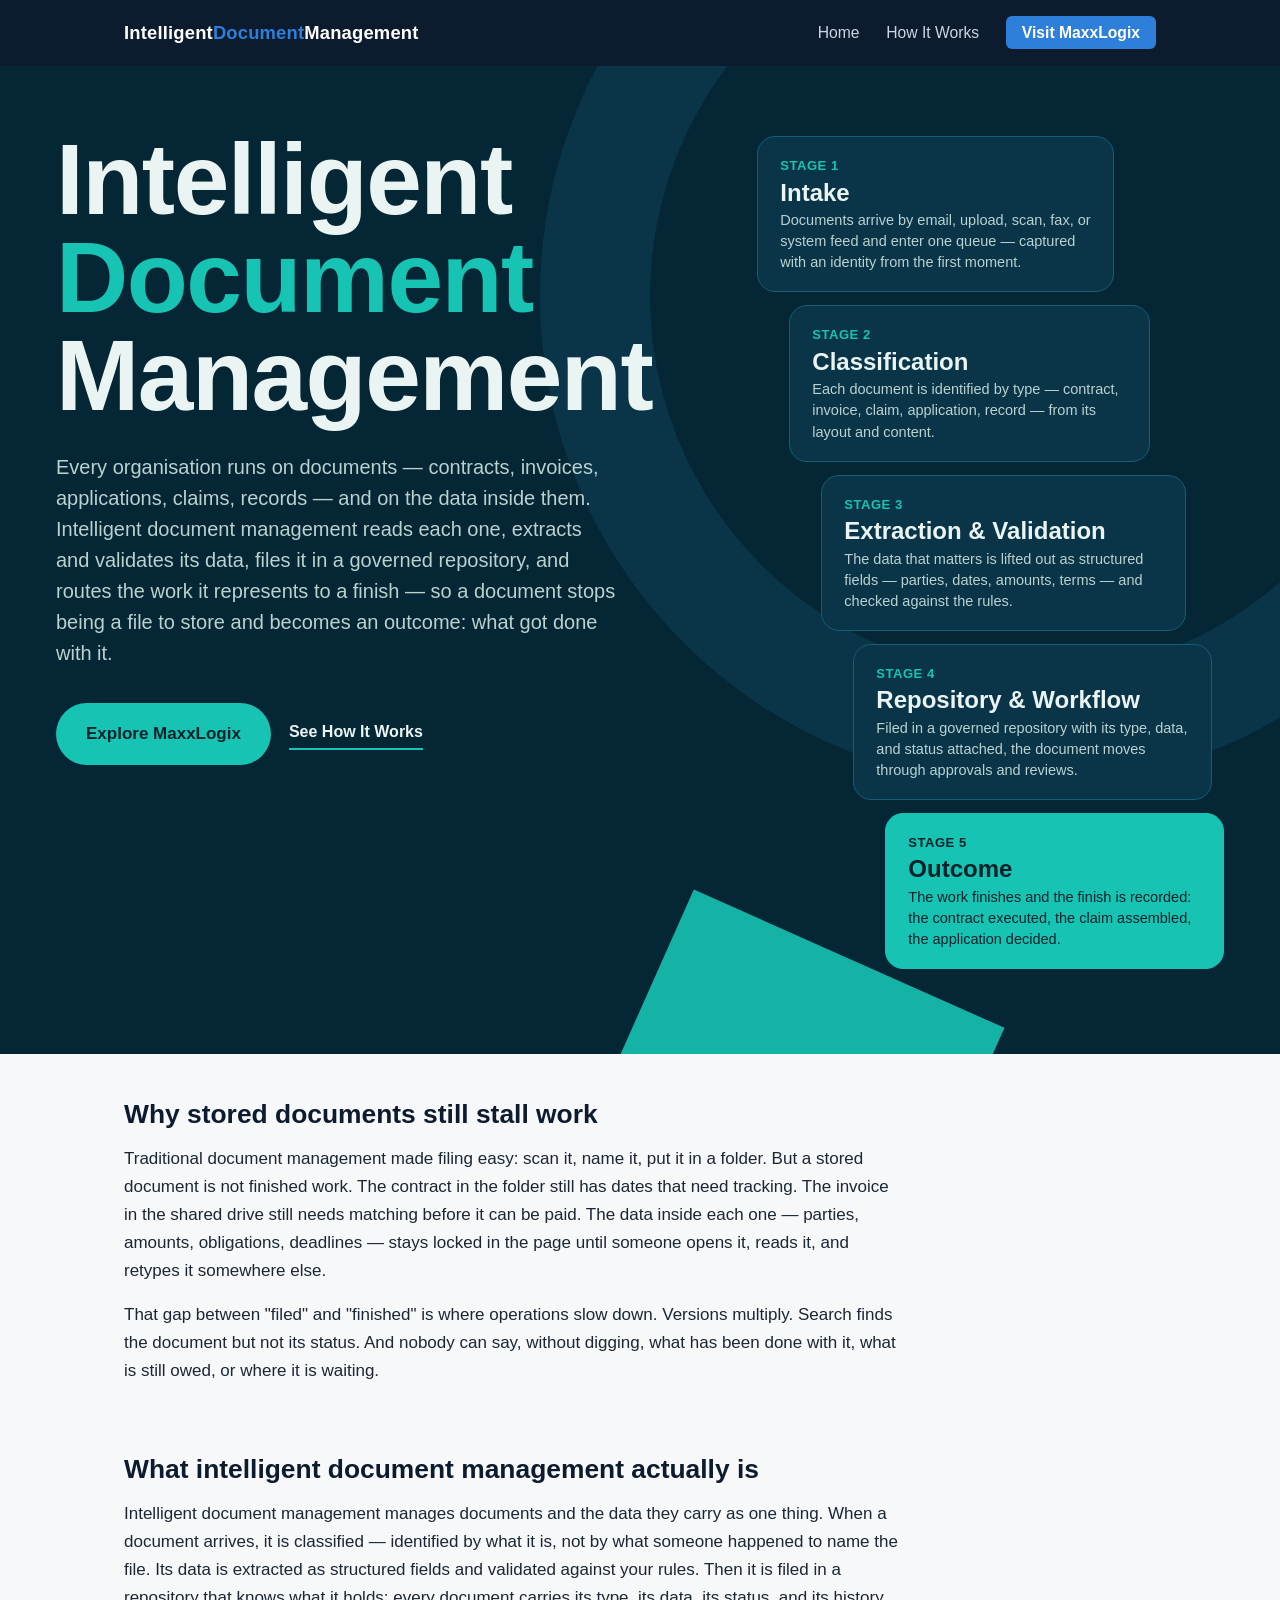
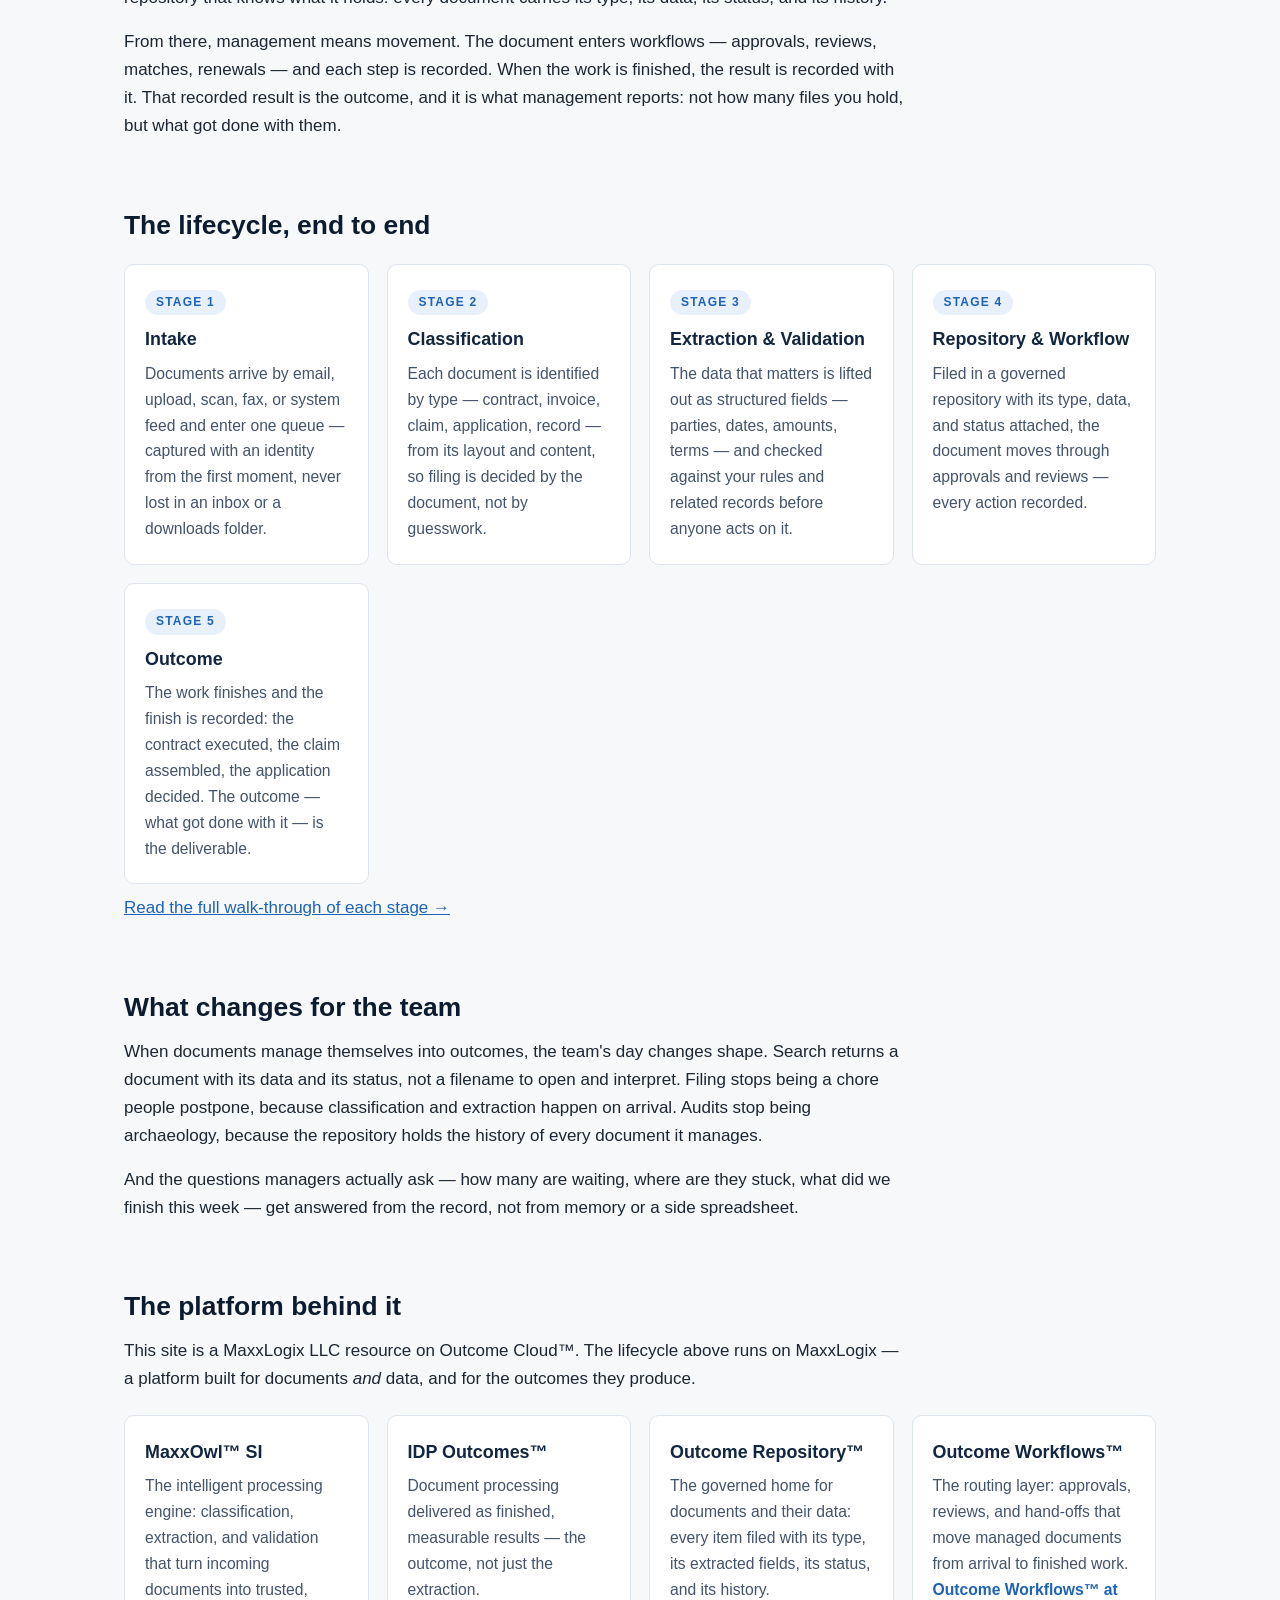
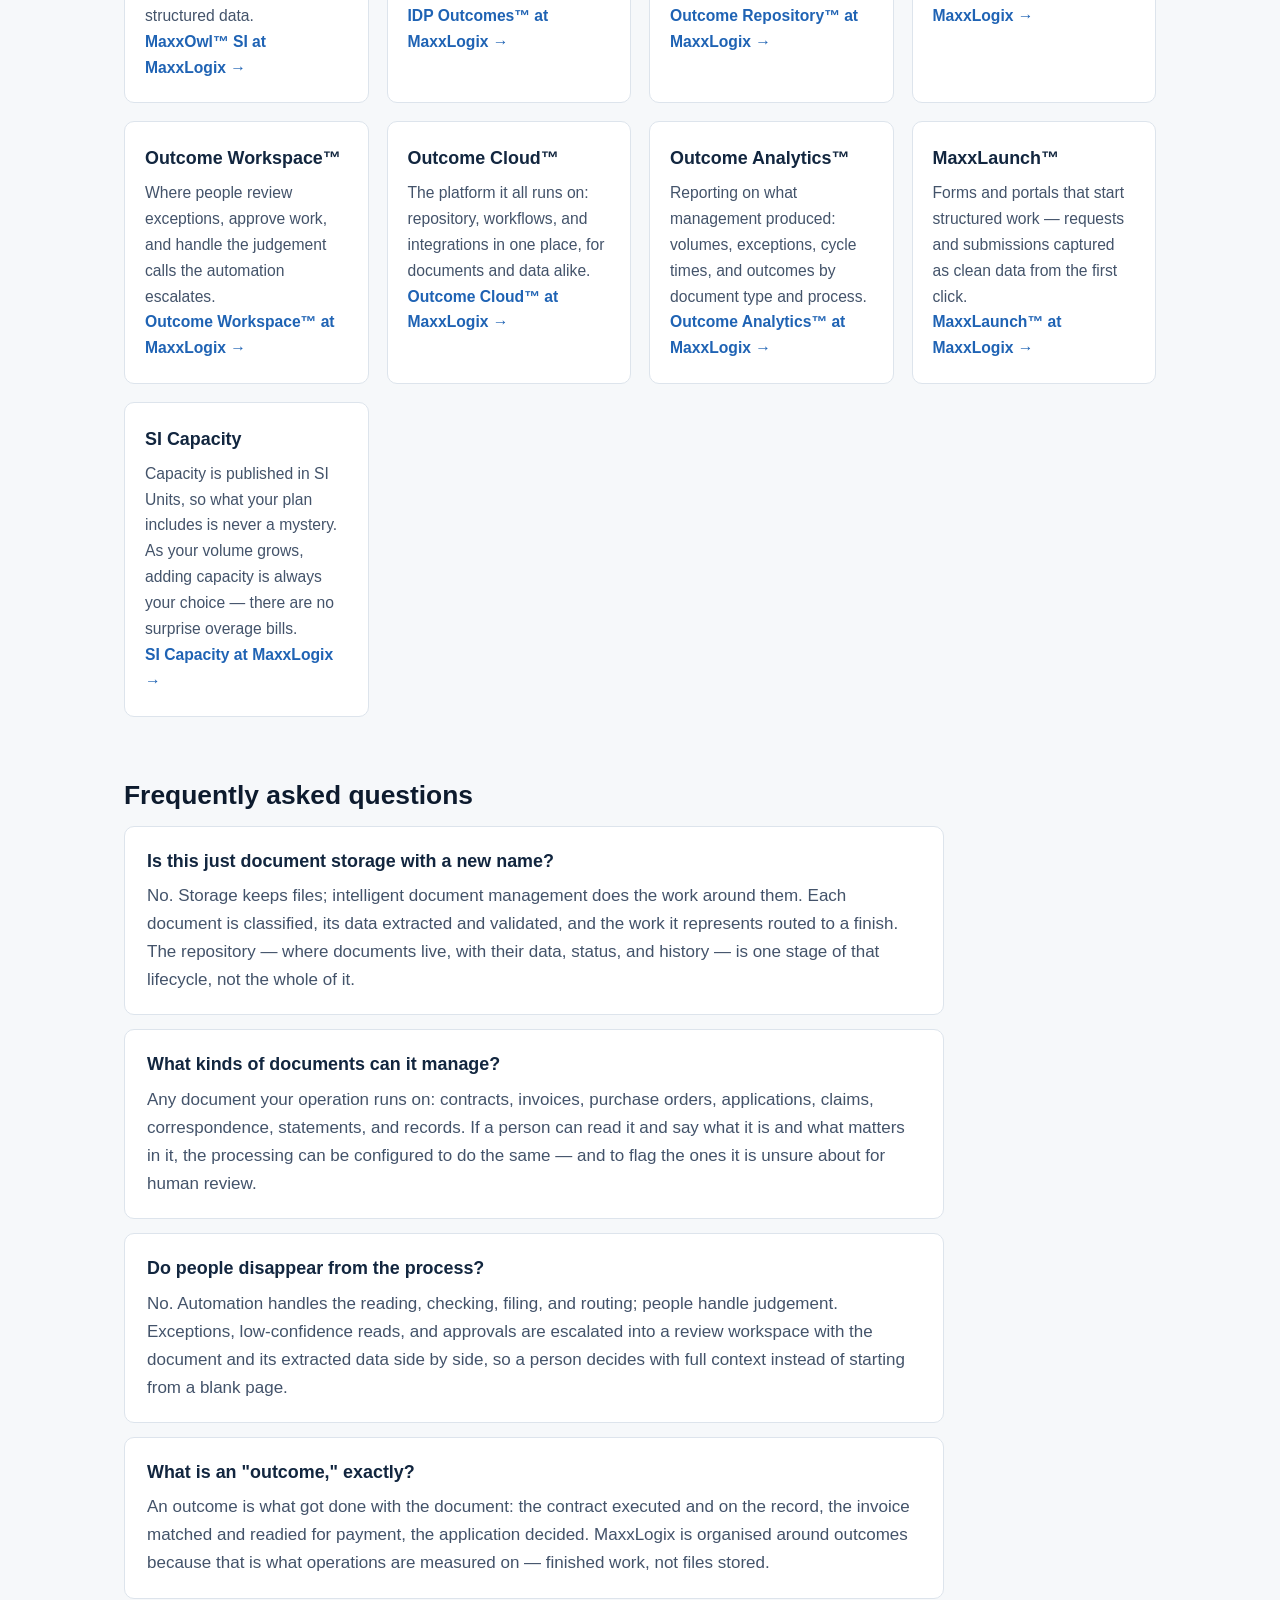
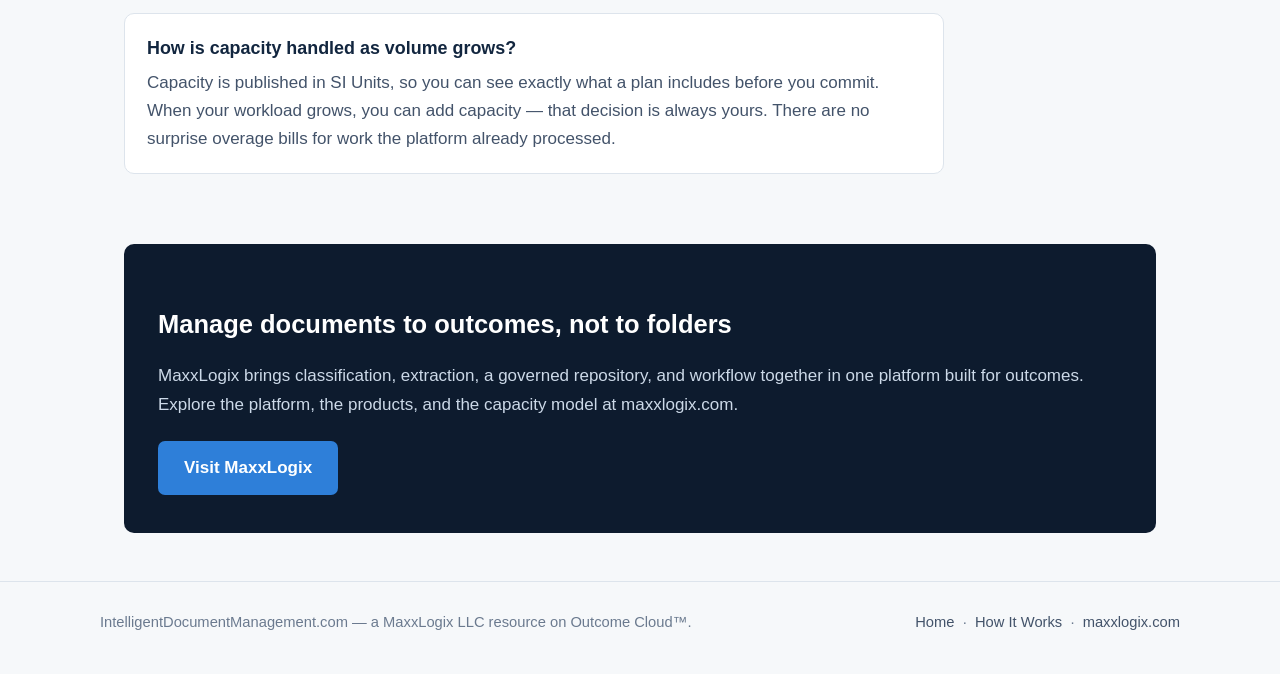
<file: index.html>
<!DOCTYPE html>
<html lang="en">
<head>
<meta charset="UTF-8">
<meta name="viewport" content="width=device-width, initial-scale=1.0">
<title>Intelligent Document Management: Documents and Data, Managed as Outcomes | Intelligent Document Management</title>
<meta name="description" content="Intelligent document management classifies, extracts, and validates every document, files it in a governed repository, and routes the work to a finished outcome. See how it runs on MaxxLogix.">
<link rel="canonical" href="https://intelligentdocumentmanagement.com/">
<meta property="og:type" content="website">
<meta property="og:site_name" content="Intelligent Document Management">
<meta property="og:title" content="Intelligent Document Management: Documents and Data, Managed as Outcomes">
<meta property="og:description" content="Documents arrive. Outcomes get delivered. How intelligent document management closes the gap between filing a document and finishing the work it represents.">
<meta property="og:url" content="https://intelligentdocumentmanagement.com/">
<meta name="twitter:card" content="summary">
<link rel="stylesheet" href="style.css">
</head>
<body>

<header class="site-header">
  <div class="header-inner">
    <a class="wordmark" href="index.html">Intelligent<span>Document</span>Management</a>
    <nav class="main-nav">
      <a href="index.html">Home</a>
      <a href="how-it-works.html">How It Works</a>
      <a class="nav-cta" href="https://maxxlogix.com">Visit MaxxLogix</a>
    </nav>
  </div>
</header>

<section class="bh">
  <div class="bh-wrap">
    <div class="bh-grid">
      <div>
        <h1 class="bh-h1" style="font-size:100px">Intelligent <span class="bh-a">Document</span> Management</h1>
        <p class="bh-lede">Every organisation runs on documents — contracts, invoices, applications, claims, records — and on the data inside them. Intelligent document management reads each one, extracts and validates its data, files it in a governed repository, and routes the work it represents to a finish — so a document stops being a file to store and becomes an outcome: what got done with it.</p>
        <div class="bh-actions">
          <a class="bh-btn" href="https://maxxlogix.com">Explore MaxxLogix</a>
          <a class="bh-link2" href="how-it-works.html">See How It Works</a>
        </div>
      </div>
      <div class="bh-path" aria-label="The path, end to end">
        <div class="bh-stage bh-s1"><div class="bh-n">Stage 1</div><div class="bh-t">Intake</div><div class="bh-d">Documents arrive by email, upload, scan, fax, or system feed and enter one queue — captured with an identity from the first moment.</div></div>
        <div class="bh-stage bh-s2"><div class="bh-n">Stage 2</div><div class="bh-t">Classification</div><div class="bh-d">Each document is identified by type — contract, invoice, claim, application, record — from its layout and content.</div></div>
        <div class="bh-stage bh-s3"><div class="bh-n">Stage 3</div><div class="bh-t">Extraction &amp; Validation</div><div class="bh-d">The data that matters is lifted out as structured fields — parties, dates, amounts, terms — and checked against the rules.</div></div>
        <div class="bh-stage bh-s4"><div class="bh-n">Stage 4</div><div class="bh-t">Repository &amp; Workflow</div><div class="bh-d">Filed in a governed repository with its type, data, and status attached, the document moves through approvals and reviews.</div></div>
        <div class="bh-stage bh-s5"><div class="bh-n">Stage 5</div><div class="bh-t">Outcome</div><div class="bh-d">The work finishes and the finish is recorded: the contract executed, the claim assembled, the application decided.</div></div>
      </div>
    </div>
  </div>
</section>

<main>

  <section>
    <h2>Why stored documents still stall work</h2>
    <p>Traditional document management made filing easy: scan it, name it, put it in a folder. But a stored document is not finished work. The contract in the folder still has dates that need tracking. The invoice in the shared drive still needs matching before it can be paid. The data inside each one — parties, amounts, obligations, deadlines — stays locked in the page until someone opens it, reads it, and retypes it somewhere else.</p>
    <p>That gap between "filed" and "finished" is where operations slow down. Versions multiply. Search finds the document but not its status. And nobody can say, without digging, what has been done with it, what is still owed, or where it is waiting.</p>
  </section>

  <section>
    <h2>What intelligent document management actually is</h2>
    <p>Intelligent document management manages documents and the data they carry as one thing. When a document arrives, it is classified — identified by what it is, not by what someone happened to name the file. Its data is extracted as structured fields and validated against your rules. Then it is filed in a repository that knows what it holds: every document carries its type, its data, its status, and its history.</p>
    <p>From there, management means movement. The document enters workflows — approvals, reviews, matches, renewals — and each step is recorded. When the work is finished, the result is recorded with it. That recorded result is the outcome, and it is what management reports: not how many files you hold, but what got done with them.</p>
  </section>

  <section>
    <h2>The lifecycle, end to end</h2>
    <div class="grid">
      <div class="card">
        <span class="step">Stage 1</span>
        <h3>Intake</h3>
        <p>Documents arrive by email, upload, scan, fax, or system feed and enter one queue — captured with an identity from the first moment, never lost in an inbox or a downloads folder.</p>
      </div>
      <div class="card">
        <span class="step">Stage 2</span>
        <h3>Classification</h3>
        <p>Each document is identified by type — contract, invoice, claim, application, record — from its layout and content, so filing is decided by the document, not by guesswork.</p>
      </div>
      <div class="card">
        <span class="step">Stage 3</span>
        <h3>Extraction &amp; Validation</h3>
        <p>The data that matters is lifted out as structured fields — parties, dates, amounts, terms — and checked against your rules and related records before anyone acts on it.</p>
      </div>
      <div class="card">
        <span class="step">Stage 4</span>
        <h3>Repository &amp; Workflow</h3>
        <p>Filed in a governed repository with its type, data, and status attached, the document moves through approvals and reviews — every action recorded.</p>
      </div>
      <div class="card">
        <span class="step">Stage 5</span>
        <h3>Outcome</h3>
        <p>The work finishes and the finish is recorded: the contract executed, the claim assembled, the application decided. The outcome — what got done with it — is the deliverable.</p>
      </div>
    </div>
    <p><a href="how-it-works.html">Read the full walk-through of each stage &rarr;</a></p>
  </section>

  <section>
    <h2>What changes for the team</h2>
    <p>When documents manage themselves into outcomes, the team's day changes shape. Search returns a document with its data and its status, not a filename to open and interpret. Filing stops being a chore people postpone, because classification and extraction happen on arrival. Audits stop being archaeology, because the repository holds the history of every document it manages.</p>
    <p>And the questions managers actually ask — how many are waiting, where are they stuck, what did we finish this week — get answered from the record, not from memory or a side spreadsheet.</p>
  </section>

  <section>
    <h2>The platform behind it</h2>
    <p class="narrow">This site is a MaxxLogix LLC resource on Outcome Cloud&trade;. The lifecycle above runs on MaxxLogix — a platform built for documents <em>and</em> data, and for the outcomes they produce.</p>
    <div class="grid">
      <div class="card">
        <h3>MaxxOwl&trade; SI</h3>
        <p>The intelligent processing engine: classification, extraction, and validation that turn incoming documents into trusted, structured data.</p>
        <p><a href="https://maxxlogix.com/maxxowl-si/">MaxxOwl&trade; SI at MaxxLogix &rarr;</a></p>
      </div>
      <div class="card">
        <h3>IDP Outcomes&trade;</h3>
        <p>Document processing delivered as finished, measurable results — the outcome, not just the extraction.</p>
        <p><a href="https://maxxlogix.com/idp-outcomes/">IDP Outcomes&trade; at MaxxLogix &rarr;</a></p>
      </div>
      <div class="card">
        <h3>Outcome Repository&trade;</h3>
        <p>The governed home for documents and their data: every item filed with its type, its extracted fields, its status, and its history.</p>
        <p><a href="https://maxxlogix.com/outcome-repository/">Outcome Repository&trade; at MaxxLogix &rarr;</a></p>
      </div>
      <div class="card">
        <h3>Outcome Workflows&trade;</h3>
        <p>The routing layer: approvals, reviews, and hand-offs that move managed documents from arrival to finished work.</p>
        <p><a href="https://maxxlogix.com/outcome-workflows/">Outcome Workflows&trade; at MaxxLogix &rarr;</a></p>
      </div>
      <div class="card">
        <h3>Outcome Workspace&trade;</h3>
        <p>Where people review exceptions, approve work, and handle the judgement calls the automation escalates.</p>
        <p><a href="https://maxxlogix.com/outcome-workspace/">Outcome Workspace&trade; at MaxxLogix &rarr;</a></p>
      </div>
      <div class="card">
        <h3>Outcome Cloud&trade;</h3>
        <p>The platform it all runs on: repository, workflows, and integrations in one place, for documents and data alike.</p>
        <p><a href="https://maxxlogix.com/outcome-cloud/">Outcome Cloud&trade; at MaxxLogix &rarr;</a></p>
      </div>
      <div class="card">
        <h3>Outcome Analytics&trade;</h3>
        <p>Reporting on what management produced: volumes, exceptions, cycle times, and outcomes by document type and process.</p>
        <p><a href="https://maxxlogix.com/outcome-analytics/">Outcome Analytics&trade; at MaxxLogix &rarr;</a></p>
      </div>
      <div class="card">
        <h3>MaxxLaunch&trade;</h3>
        <p>Forms and portals that start structured work — requests and submissions captured as clean data from the first click.</p>
        <p><a href="https://maxxlogix.com/maxxlaunch/">MaxxLaunch&trade; at MaxxLogix &rarr;</a></p>
      </div>
      <div class="card">
        <h3>SI Capacity</h3>
        <p>Capacity is published in SI Units, so what your plan includes is never a mystery. As your volume grows, adding capacity is always your choice — there are no surprise overage bills.</p>
        <p><a href="https://maxxlogix.com/si-capacity/">SI Capacity at MaxxLogix &rarr;</a></p>
      </div>
    </div>
  </section>

  <section>
    <h2>Frequently asked questions</h2>

    <div class="faq-item">
      <h3>Is this just document storage with a new name?</h3>
      <p>No. Storage keeps files; intelligent document management does the work around them. Each document is classified, its data extracted and validated, and the work it represents routed to a finish. The repository — where documents live, with their data, status, and history — is one stage of that lifecycle, not the whole of it.</p>
    </div>

    <div class="faq-item">
      <h3>What kinds of documents can it manage?</h3>
      <p>Any document your operation runs on: contracts, invoices, purchase orders, applications, claims, correspondence, statements, and records. If a person can read it and say what it is and what matters in it, the processing can be configured to do the same — and to flag the ones it is unsure about for human review.</p>
    </div>

    <div class="faq-item">
      <h3>Do people disappear from the process?</h3>
      <p>No. Automation handles the reading, checking, filing, and routing; people handle judgement. Exceptions, low-confidence reads, and approvals are escalated into a review workspace with the document and its extracted data side by side, so a person decides with full context instead of starting from a blank page.</p>
    </div>

    <div class="faq-item">
      <h3>What is an "outcome," exactly?</h3>
      <p>An outcome is what got done with the document: the contract executed and on the record, the invoice matched and readied for payment, the application decided. MaxxLogix is organised around outcomes because that is what operations are measured on — finished work, not files stored.</p>
    </div>

    <div class="faq-item">
      <h3>How is capacity handled as volume grows?</h3>
      <p>Capacity is published in SI Units, so you can see exactly what a plan includes before you commit. When your workload grows, you can add capacity — that decision is always yours. There are no surprise overage bills for work the platform already processed.</p>
    </div>
  </section>

  <div class="cta-band">
    <h2>Manage documents to outcomes, not to folders</h2>
    <p>MaxxLogix brings classification, extraction, a governed repository, and workflow together in one platform built for outcomes. Explore the platform, the products, and the capacity model at maxxlogix.com.</p>
    <a class="btn" href="https://maxxlogix.com">Visit MaxxLogix</a>
  </div>

</main>

<footer class="site-footer">
  <div class="footer-inner">
    <span>IntelligentDocumentManagement.com — a MaxxLogix LLC resource on Outcome Cloud&trade;.</span>
    <span><a href="index.html">Home</a> &nbsp;·&nbsp; <a href="how-it-works.html">How It Works</a> &nbsp;·&nbsp; <a href="https://maxxlogix.com">maxxlogix.com</a></span>
  </div>
</footer>

</body>
</html>
</file>
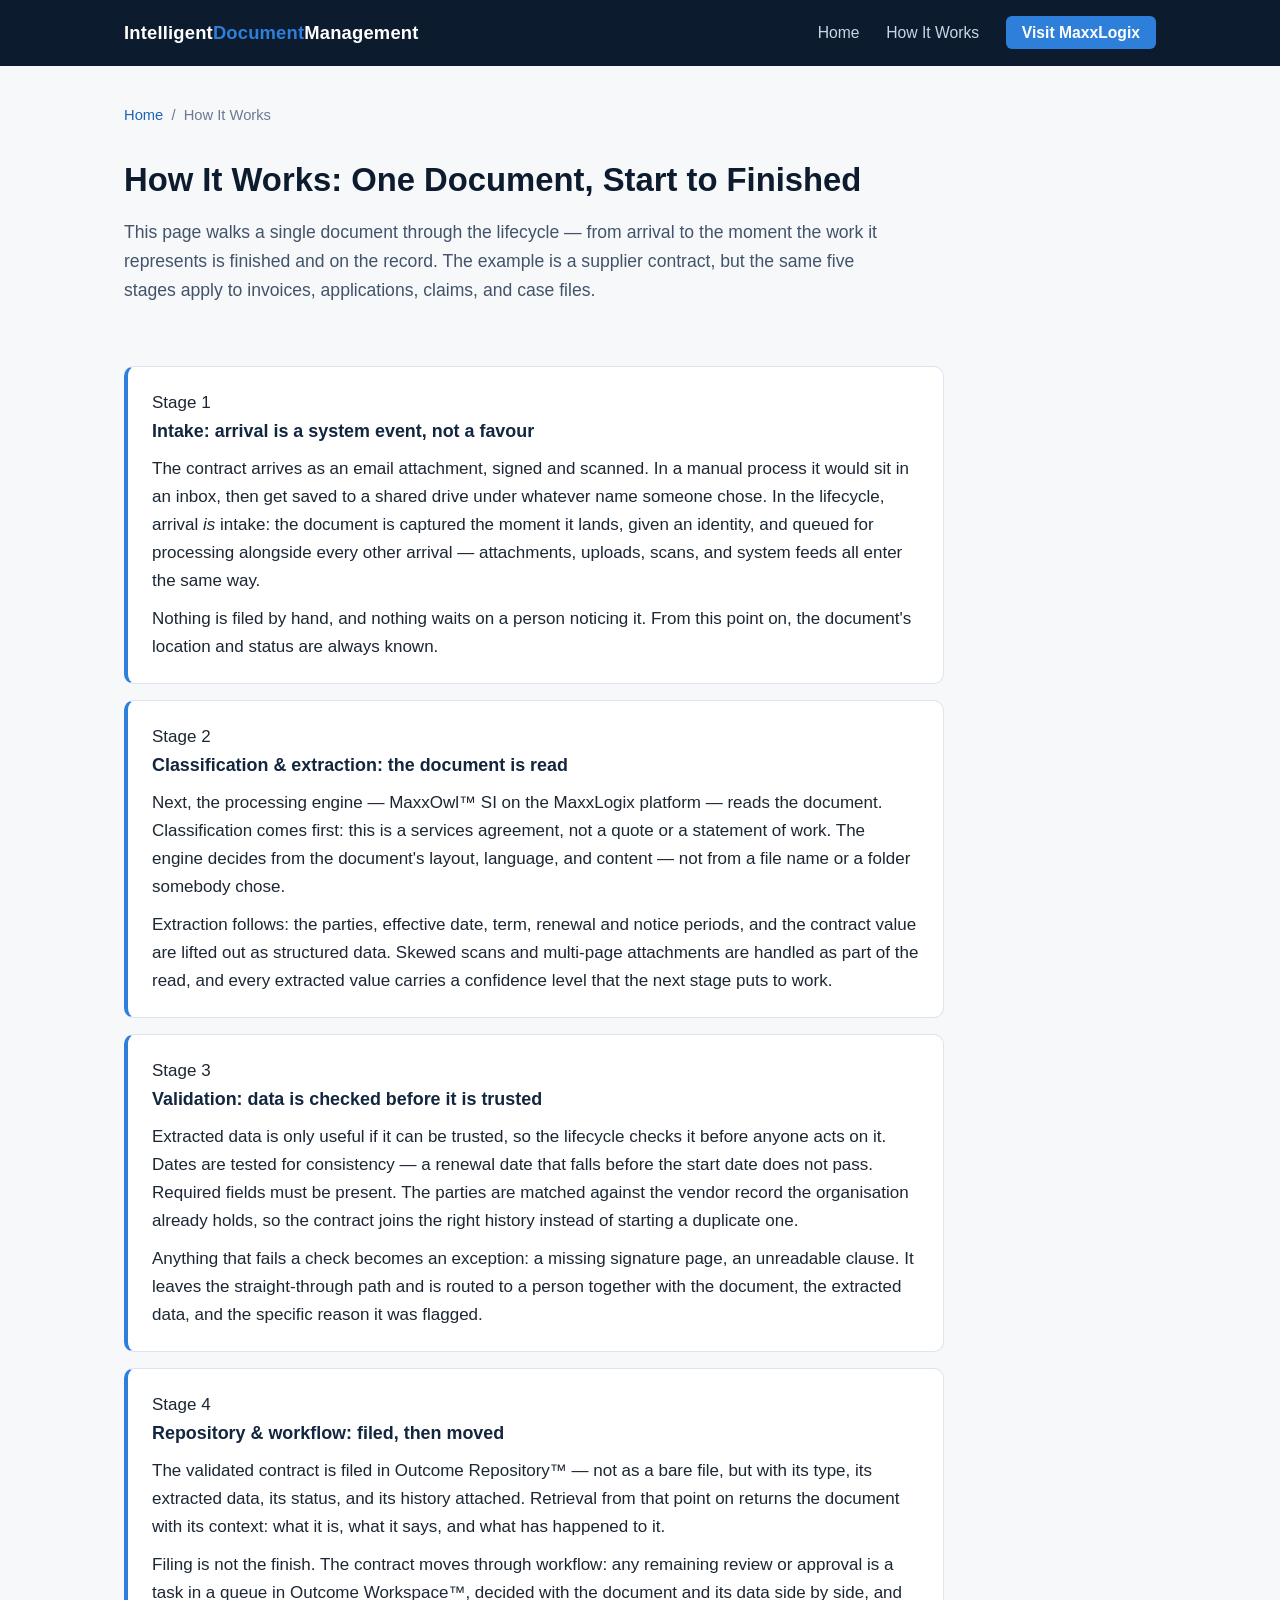
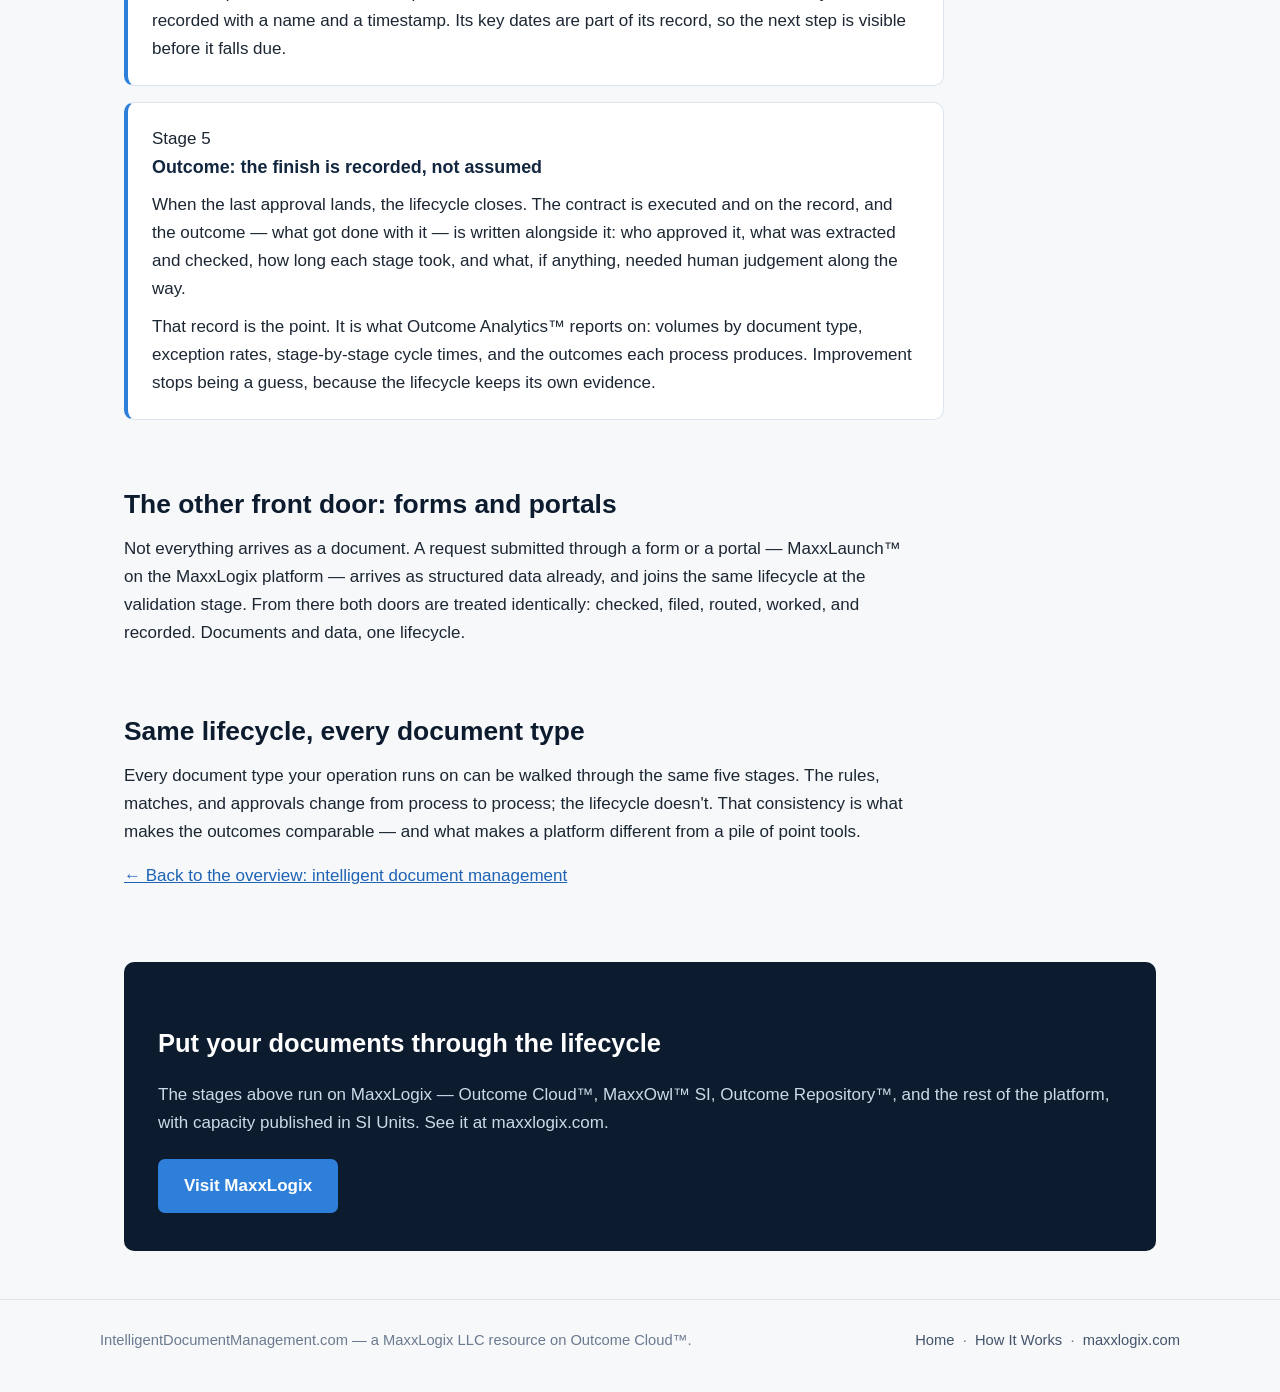
<file: how-it-works.html>
<!DOCTYPE html>
<html lang="en">
<head>
<meta charset="UTF-8">
<meta name="viewport" content="width=device-width, initial-scale=1.0">
<title>How It Works: The Document Lifecycle, Stage by Stage | Intelligent Document Management</title>
<meta name="description" content="A stage-by-stage walk-through of intelligent document management: intake, classification, extraction and validation, the governed repository and workflow, and the recorded outcome.">
<link rel="canonical" href="https://intelligentdocumentmanagement.com/how-it-works.html">
<meta property="og:type" content="article">
<meta property="og:site_name" content="Intelligent Document Management">
<meta property="og:title" content="How It Works: The Document Lifecycle, Stage by Stage">
<meta property="og:description" content="Follow one document through intake, classification, extraction and validation, the repository and workflow, and the recorded outcome — the lifecycle behind intelligent document management.">
<meta property="og:url" content="https://intelligentdocumentmanagement.com/how-it-works.html">
<meta name="twitter:card" content="summary">
<link rel="stylesheet" href="style.css">
</head>
<body>

<header class="site-header">
  <div class="header-inner">
    <a class="wordmark" href="index.html">Intelligent<span>Document</span>Management</a>
    <nav class="main-nav">
      <a href="index.html">Home</a>
      <a href="how-it-works.html">How It Works</a>
      <a class="nav-cta" href="https://maxxlogix.com">Visit MaxxLogix</a>
    </nav>
  </div>
</header>

<main>

  <p class="crumb"><a href="index.html">Home</a> &nbsp;/&nbsp; How It Works</p>

  <div class="page-head">
    <h1>How It Works: One Document, Start to Finished</h1>
    <p class="lede">This page walks a single document through the lifecycle — from arrival to the moment the work it represents is finished and on the record. The example is a supplier contract, but the same five stages apply to invoices, applications, claims, and case files.</p>
  </div>

  <section>
    <div class="stage-list">

      <div class="stage-block">
        <span class="step">Stage 1</span>
        <h3>Intake: arrival is a system event, not a favour</h3>
        <p>The contract arrives as an email attachment, signed and scanned. In a manual process it would sit in an inbox, then get saved to a shared drive under whatever name someone chose. In the lifecycle, arrival <em>is</em> intake: the document is captured the moment it lands, given an identity, and queued for processing alongside every other arrival — attachments, uploads, scans, and system feeds all enter the same way.</p>
        <p>Nothing is filed by hand, and nothing waits on a person noticing it. From this point on, the document's location and status are always known.</p>
      </div>

      <div class="stage-block">
        <span class="step">Stage 2</span>
        <h3>Classification &amp; extraction: the document is read</h3>
        <p>Next, the processing engine — MaxxOwl&trade; SI on the MaxxLogix platform — reads the document. Classification comes first: this is a services agreement, not a quote or a statement of work. The engine decides from the document's layout, language, and content — not from a file name or a folder somebody chose.</p>
        <p>Extraction follows: the parties, effective date, term, renewal and notice periods, and the contract value are lifted out as structured data. Skewed scans and multi-page attachments are handled as part of the read, and every extracted value carries a confidence level that the next stage puts to work.</p>
      </div>

      <div class="stage-block">
        <span class="step">Stage 3</span>
        <h3>Validation: data is checked before it is trusted</h3>
        <p>Extracted data is only useful if it can be trusted, so the lifecycle checks it before anyone acts on it. Dates are tested for consistency — a renewal date that falls before the start date does not pass. Required fields must be present. The parties are matched against the vendor record the organisation already holds, so the contract joins the right history instead of starting a duplicate one.</p>
        <p>Anything that fails a check becomes an exception: a missing signature page, an unreadable clause. It leaves the straight-through path and is routed to a person together with the document, the extracted data, and the specific reason it was flagged.</p>
      </div>

      <div class="stage-block">
        <span class="step">Stage 4</span>
        <h3>Repository &amp; workflow: filed, then moved</h3>
        <p>The validated contract is filed in Outcome Repository&trade; — not as a bare file, but with its type, its extracted data, its status, and its history attached. Retrieval from that point on returns the document with its context: what it is, what it says, and what has happened to it.</p>
        <p>Filing is not the finish. The contract moves through workflow: any remaining review or approval is a task in a queue in Outcome Workspace&trade;, decided with the document and its data side by side, and recorded with a name and a timestamp. Its key dates are part of its record, so the next step is visible before it falls due.</p>
      </div>

      <div class="stage-block">
        <span class="step">Stage 5</span>
        <h3>Outcome: the finish is recorded, not assumed</h3>
        <p>When the last approval lands, the lifecycle closes. The contract is executed and on the record, and the outcome — what got done with it — is written alongside it: who approved it, what was extracted and checked, how long each stage took, and what, if anything, needed human judgement along the way.</p>
        <p>That record is the point. It is what Outcome Analytics&trade; reports on: volumes by document type, exception rates, stage-by-stage cycle times, and the outcomes each process produces. Improvement stops being a guess, because the lifecycle keeps its own evidence.</p>
      </div>

    </div>
  </section>

  <section>
    <h2>The other front door: forms and portals</h2>
    <p class="narrow">Not everything arrives as a document. A request submitted through a form or a portal — MaxxLaunch&trade; on the MaxxLogix platform — arrives as structured data already, and joins the same lifecycle at the validation stage. From there both doors are treated identically: checked, filed, routed, worked, and recorded. Documents and data, one lifecycle.</p>
  </section>

  <section>
    <h2>Same lifecycle, every document type</h2>
    <p class="narrow">Every document type your operation runs on can be walked through the same five stages. The rules, matches, and approvals change from process to process; the lifecycle doesn't. That consistency is what makes the outcomes comparable — and what makes a platform different from a pile of point tools.</p>
    <p class="narrow"><a href="index.html">&larr; Back to the overview: intelligent document management</a></p>
  </section>

  <div class="cta-band">
    <h2>Put your documents through the lifecycle</h2>
    <p>The stages above run on MaxxLogix — Outcome Cloud&trade;, MaxxOwl&trade; SI, Outcome Repository&trade;, and the rest of the platform, with capacity published in SI Units. See it at maxxlogix.com.</p>
    <a class="btn" href="https://maxxlogix.com">Visit MaxxLogix</a>
  </div>

</main>

<footer class="site-footer">
  <div class="footer-inner">
    <span>IntelligentDocumentManagement.com — a MaxxLogix LLC resource on Outcome Cloud&trade;.</span>
    <span><a href="index.html">Home</a> &nbsp;·&nbsp; <a href="how-it-works.html">How It Works</a> &nbsp;·&nbsp; <a href="https://maxxlogix.com">maxxlogix.com</a></span>
  </div>
</footer>

</body>
</html>
</file>
<file: style.css>
/* Intelligent Document Management — microsite styles
   Palette: deep navy / slate with a single steel-blue accent.
   No external assets. System font stack only. */

:root {
  --navy: #0d1b2e;
  --navy-2: #12263f;
  --slate: #43536a;
  --slate-light: #6b7a8f;
  --ink: #1c2733;
  --bg: #f6f8fa;
  --card: #ffffff;
  --line: #dde4ec;
  --accent: #2e7fd9;
  --accent-dark: #1f63b4;
  --radius: 10px;
}

* { box-sizing: border-box; }

html { scroll-behavior: smooth; }

body {
  margin: 0;
  font-family: -apple-system, BlinkMacSystemFont, "Segoe UI", Roboto,
    "Helvetica Neue", Arial, sans-serif;
  color: var(--ink);
  background: var(--bg);
  line-height: 1.65;
  font-size: 17px;
}

a { color: var(--accent-dark); }
a:hover { color: var(--accent); }

/* ---------- Header ---------- */
.site-header {
  background: var(--navy);
  color: #fff;
}
.header-inner {
  max-width: 1080px;
  margin: 0 auto;
  padding: 18px 24px;
  display: flex;
  flex-wrap: wrap;
  align-items: center;
  justify-content: space-between;
  gap: 12px;
}
.wordmark {
  color: #fff;
  text-decoration: none;
  font-weight: 700;
  font-size: 1.15rem;
  letter-spacing: 0.01em;
}
.wordmark span { color: var(--accent); }
.main-nav a {
  color: #c9d6e6;
  text-decoration: none;
  margin-left: 22px;
  font-size: 0.98rem;
}
.main-nav a:hover { color: #fff; }
.main-nav a.nav-cta {
  background: var(--accent);
  color: #fff;
  padding: 8px 16px;
  border-radius: 6px;
  font-weight: 600;
}
.main-nav a.nav-cta:hover { background: var(--accent-dark); }

/* ---------- Hero ---------- */
.hero {
  background: linear-gradient(160deg, var(--navy) 0%, var(--navy-2) 70%, #1a3a5c 100%);
  color: #fff;
  padding: 64px 24px 72px;
}
.hero-inner { max-width: 820px; margin: 0 auto; }
.hero .eyebrow {
  text-transform: uppercase;
  letter-spacing: 0.14em;
  font-size: 0.78rem;
  font-weight: 700;
  color: #8fc1f2;
  margin: 0 0 14px;
}
.hero h1 {
  font-size: 2.45rem;
  line-height: 1.18;
  margin: 0 0 18px;
  font-weight: 750;
}
.hero p.lede {
  font-size: 1.16rem;
  color: #d7e3f0;
  margin: 0 0 28px;
  max-width: 680px;
}
.btn {
  display: inline-block;
  background: var(--accent);
  color: #fff;
  text-decoration: none;
  font-weight: 600;
  padding: 13px 26px;
  border-radius: 7px;
  margin-right: 12px;
}
.btn:hover { background: var(--accent-dark); color: #fff; }
.btn.ghost {
  background: transparent;
  border: 1px solid #7d97b5;
  color: #e6eef7;
}
.btn.ghost:hover { border-color: #fff; color: #fff; }

/* ---------- Layout ---------- */
main { max-width: 1080px; margin: 0 auto; padding: 0 24px; }
section { padding: 44px 0 8px; }
section h2 {
  font-size: 1.65rem;
  line-height: 1.25;
  color: var(--navy);
  margin: 0 0 14px;
}
section h3 { color: var(--navy-2); margin: 0 0 8px; font-size: 1.12rem; }
section p { max-width: 780px; margin: 0 0 16px; }
.narrow { max-width: 780px; }

/* ---------- Stage / card grids ---------- */
.grid {
  display: grid;
  grid-template-columns: repeat(auto-fit, minmax(230px, 1fr));
  gap: 18px;
  margin: 22px 0 10px;
}
.card {
  background: var(--card);
  border: 1px solid var(--line);
  border-radius: var(--radius);
  padding: 22px 20px;
}
.card .step {
  display: inline-block;
  font-size: 0.75rem;
  font-weight: 700;
  letter-spacing: 0.1em;
  text-transform: uppercase;
  color: var(--accent-dark);
  background: #e8f1fb;
  border-radius: 20px;
  padding: 3px 11px;
  margin-bottom: 10px;
}
.card p { margin: 0; font-size: 0.98rem; color: var(--slate); }
.card h3 { margin-bottom: 6px; }
.card a { font-weight: 600; text-decoration: none; }
.card a:hover { text-decoration: underline; }

/* ---------- Deep-dive stage list (how it works) ---------- */
.stage-list { max-width: 820px; }
.stage-block {
  background: var(--card);
  border: 1px solid var(--line);
  border-left: 4px solid var(--accent);
  border-radius: var(--radius);
  padding: 22px 24px;
  margin-bottom: 16px;
}
.stage-block p { margin: 0 0 10px; }
.stage-block p:last-child { margin-bottom: 0; }

/* ---------- FAQ ---------- */
.faq-item {
  background: var(--card);
  border: 1px solid var(--line);
  border-radius: var(--radius);
  padding: 20px 22px;
  margin-bottom: 14px;
  max-width: 820px;
}
.faq-item h3 { margin-bottom: 6px; }
.faq-item p { margin: 0; color: var(--slate); }

/* ---------- CTA band ---------- */
.cta-band {
  background: var(--navy);
  color: #fff;
  border-radius: var(--radius);
  padding: 38px 34px;
  margin: 48px 0;
  text-align: left;
}
.cta-band h2 { color: #fff; margin-bottom: 10px; }
.cta-band p { color: #ccd9e8; margin-bottom: 22px; }

/* ---------- Footer ---------- */
.site-footer {
  border-top: 1px solid var(--line);
  margin-top: 24px;
  padding: 28px 24px 40px;
  color: var(--slate-light);
  font-size: 0.92rem;
}
.footer-inner {
  max-width: 1080px;
  margin: 0 auto;
  display: flex;
  flex-wrap: wrap;
  gap: 10px 28px;
  justify-content: space-between;
}
.site-footer a { color: var(--slate); text-decoration: none; }
.site-footer a:hover { text-decoration: underline; }

/* ---------- Breadcrumb (subpage) ---------- */
.crumb { padding: 22px 0 0; font-size: 0.92rem; color: var(--slate-light); }
.crumb a { text-decoration: none; }
.crumb a:hover { text-decoration: underline; }
.page-head { padding-top: 18px; }
.page-head h1 { font-size: 2.05rem; color: var(--navy); line-height: 1.22; margin: 0 0 12px; }
.page-head p.lede { font-size: 1.1rem; color: var(--slate); max-width: 760px; }

/* ---------- Responsive ---------- */
@media (max-width: 640px) {
  body { font-size: 16px; }
  .hero { padding: 44px 20px 52px; }
  .hero h1 { font-size: 1.85rem; }
  .page-head h1 { font-size: 1.6rem; }
  section h2 { font-size: 1.4rem; }
  .main-nav a { margin-left: 14px; }
  .btn { display: block; text-align: center; margin: 0 0 10px; }
  .cta-band { padding: 28px 22px; }
}

/* ===== Bold hero (bh-) — 2026-11-17 rollout, approved sample system ===== */
.bh{position:relative;background:#052635;color:#eaf5f3;overflow:clip;padding:64px 56px 72px}
.bh::before{content:"";position:absolute;width:760px;height:760px;border-radius:50%;border:110px solid #0a3549;right:-240px;top:-260px}
.bh::after{content:"";position:absolute;width:340px;height:340px;background:#17c3b2;right:330px;bottom:-230px;transform:rotate(24deg);opacity:.9}
.bh-wrap{position:relative;z-index:2;max-width:1360px;margin:0 auto}
.bh-grid{display:grid;grid-template-columns:minmax(0,7fr) minmax(0,5fr);gap:48px;align-items:start}
.bh-h1{font-weight:800;line-height:.98;letter-spacing:-1.5px;margin:0;overflow-wrap:break-word;text-wrap:balance;color:#eaf5f3}
.bh-a{color:#17c3b2}
.bh-h{color:#ffb03a}
.bh-lede{margin-top:28px;font-size:20px;line-height:1.55;color:#b9d2cf;max-width:560px}
.bh-actions{margin-top:34px;display:flex;gap:18px;align-items:center;flex-wrap:wrap}
.bh-btn{display:inline-block;background:#17c3b2;color:#03222b;font-weight:700;font-size:17px;text-decoration:none;padding:17px 30px;border-radius:999px;transition:transform .18s ease}
.bh-btn:hover{transform:translateY(-2px);color:#03222b}
.bh-link2{color:#eaf5f3;font-weight:600;font-size:16px;text-decoration:none;border-bottom:2px solid #17c3b2;padding-bottom:3px}
.bh-link2:hover{color:#17c3b2}
.bh-path{position:relative;padding-top:6px}
.bh-stage{background:#0a3549;border:1px solid #155e75;border-radius:18px;padding:18px 22px;margin-bottom:13px;position:relative}
.bh-n{font-size:13px;color:#17c3b2;font-weight:700;letter-spacing:.04em;text-transform:uppercase}
.bh-t{font-size:24px;font-weight:700;margin-top:2px;line-height:1.15;color:#eaf5f3}
.bh-d{font-size:14.5px;color:#b9d2cf;margin-top:4px;line-height:1.45}
.bh-s1{margin-right:110px}
.bh-s2{margin-left:32px;margin-right:74px}
.bh-s3{margin-left:64px;margin-right:38px}
.bh-s4{margin-left:96px;margin-right:12px}
.bh-s5{margin-left:128px;background:#17c3b2;border-color:#17c3b2}
.bh-s5 .bh-n,.bh-s5 .bh-t,.bh-s5 .bh-d{color:#03222b}
@media (max-width:900px){
  .bh{padding:44px 24px 54px}
  .bh-grid{grid-template-columns:1fr}
  .bh-h1{font-size:52px !important}
  .bh-s1,.bh-s2,.bh-s3,.bh-s4,.bh-s5{margin-left:0;margin-right:0}
}
@media (prefers-reduced-motion: reduce){
  .bh-btn{transition:none}
  .bh-btn:hover{transform:none}
}
</file>
